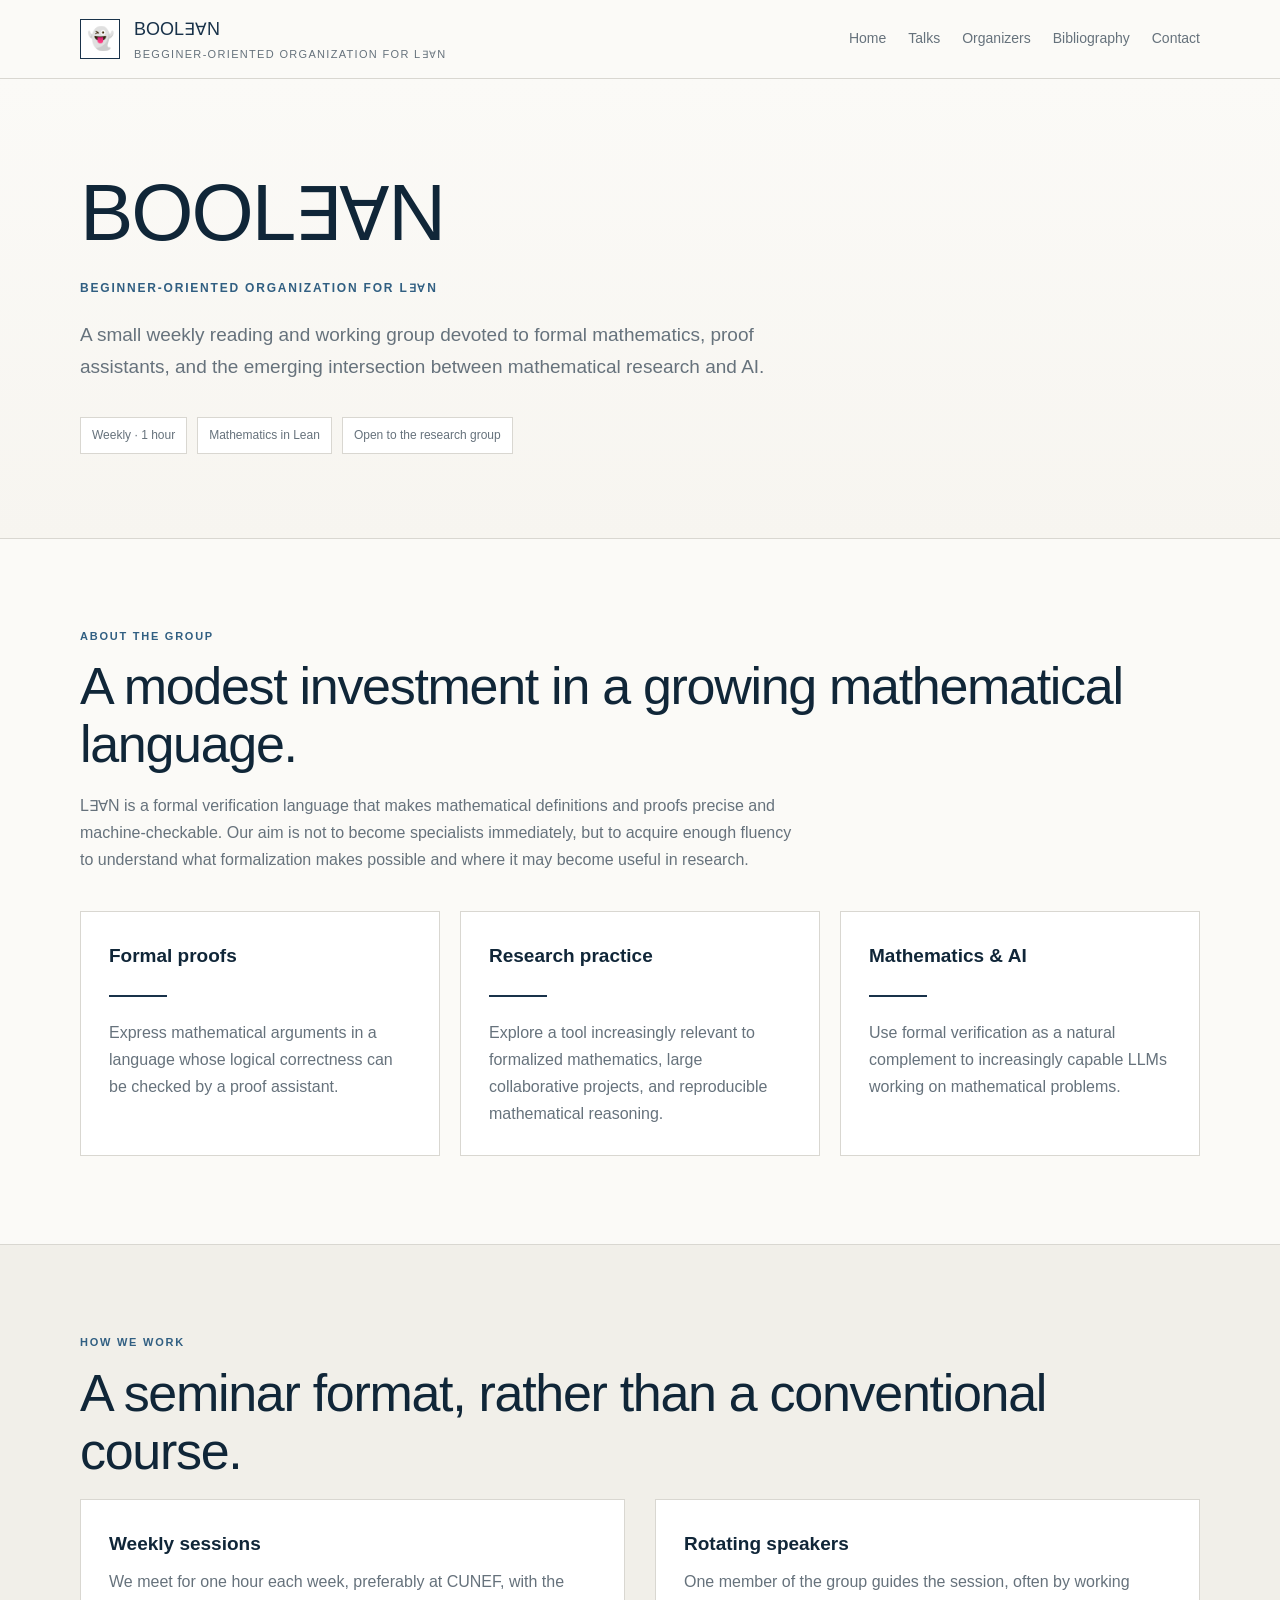
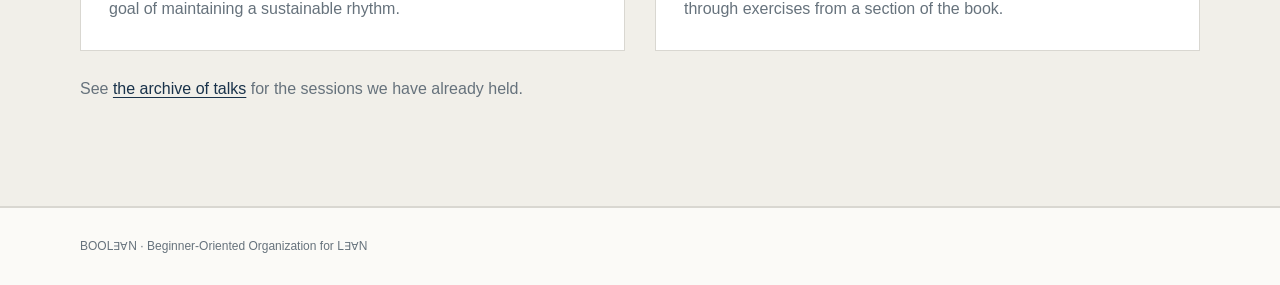
<file: index.html>
<!DOCTYPE html>
<html lang="en">
<head>
  <meta charset="UTF-8" />
  <meta name="viewport" content="width=device-width, initial-scale=1.0" />
  <meta name="description" content="BOOLEAN — Beginner-Oriented Organization for LEAN." />
  <title>BOOL∃∀N</title>
  <link rel="stylesheet" href="styles.css" />
  <link rel="icon" href="favicon.ico" type="image/x-icon">

</head>
<body>
<header class="topbar"><div class="container nav">
  <a class="brand" href="index.html"><span class="brand-mark">👻</span><span class="brand-copy"><span class="brand-title">BOOL<span class="math-symbol">∃</span><span class="math-symbol">∀</span>N</span><span class="brand-sub">Begginer-Oriented Organization for L<span class="math-symbol">∃</span><span class="math-symbol">∀</span>N</span></span></a>
  <nav class="nav-links" aria-label="Main navigation">
    <a href="index.html">Home</a><a href="talks.html">Talks</a><a href="organizers.html">Organizers</a><a href="bibliography.html">Bibliography</a><a href="contact.html">Contact</a>
  </nav>
</div></header>

<main>
<section class="hero"><div class="container">
  <h1>BOOL<span class="math-symbol">∃</span><span class="math-symbol">∀</span>N</h1>
  <div class="eyebrow">Beginner-Oriented Organization for L<span class="math-symbol">∃</span><span class="math-symbol">∀</span>N</div>
  <p class="lead">A small weekly reading and working group devoted to formal mathematics, proof assistants, and the emerging intersection between mathematical research and AI.</p>
  <div class="hero-meta"><span class="pill">Weekly · 1 hour</span><span class="pill">Mathematics in Lean</span><span class="pill">Open to the research group</span></div>
</div></section>

<section class="section"><div class="container">
  <div class="section-label">About the group</div><h2>A modest investment in a growing mathematical language.</h2>
  <p class="section-intro">L<span class="math-symbol">∃</span><span class="math-symbol">∀</span>N is a formal verification language that makes mathematical definitions and proofs precise and machine-checkable. Our aim is not to become specialists immediately, but to acquire enough fluency to understand what formalization makes possible and where it may become useful in research.</p>
  <div class="grid-3">
    <article class="card"><h3>Formal proofs</h3><div class="rule"></div><p>Express mathematical arguments in a language whose logical correctness can be checked by a proof assistant.</p></article>
    <article class="card"><h3>Research practice</h3><div class="rule"></div><p>Explore a tool increasingly relevant to formalized mathematics, large collaborative projects, and reproducible mathematical reasoning.</p></article>
    <article class="card"><h3>Mathematics &amp; AI</h3><div class="rule"></div><p>Use formal verification as a natural complement to increasingly capable LLMs working on mathematical problems.</p></article>
  </div>
</div></section>

<section class="section alt"><div class="container">
  <div class="section-label">How we work</div><h2>A seminar format, rather than a conventional course.</h2>
  <div class="grid-2">
    <article class="card"><h3>Weekly sessions</h3><p>We meet for one hour each week, preferably at CUNEF, with the goal of maintaining a sustainable rhythm.</p></article>
    <article class="card"><h3>Rotating speakers</h3><p>One member of the group guides the session, often by working through exercises from a section of the book.</p></article>
  </div>
  <p style="margin-top:24px;color:var(--muted)">See <a class="link" href="talks.html">the archive of talks</a> for the sessions we have already held.</p>
</div></section>

</main>
<footer><div class="container footer-row"><span>BOOL<span class="math-symbol">∃</span><span class="math-symbol">∀</span>N · Beginner-Oriented Organization for L<span class="math-symbol">∃</span><span class="math-symbol">∀</span>N</span></div></footer>
</body></html>
</file>
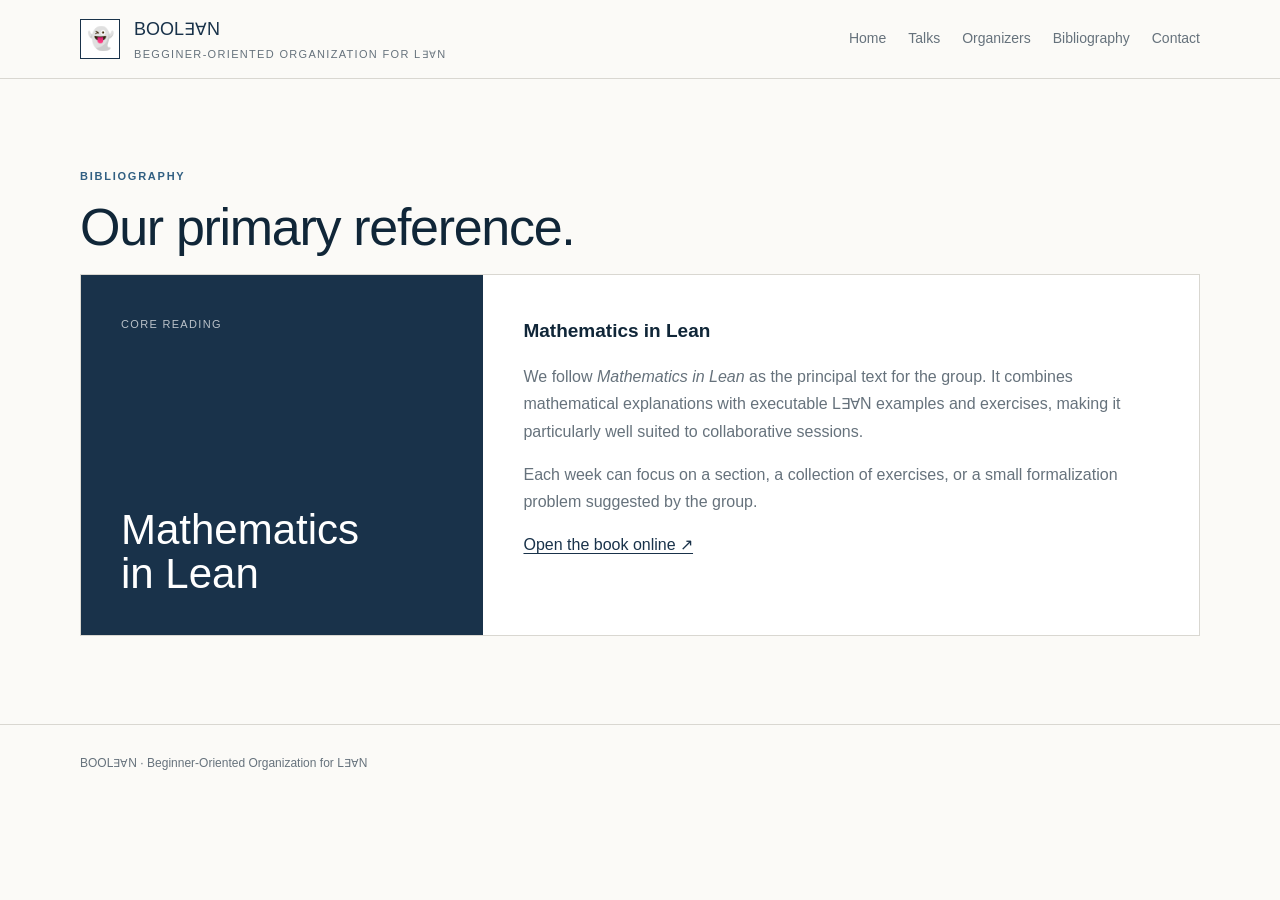
<file: bibliography.html>
<!DOCTYPE html>
<html lang="en">
<head>
  <meta charset="UTF-8" />
  <meta name="viewport" content="width=device-width, initial-scale=1.0" />
  <meta name="description" content="BOOL∃∀N — Beginner-Oriented Organization for L∃∀N." />
  <title>BOOL∃∀N</title>
  <link rel="stylesheet" href="styles.css" />
  <link rel="icon" href="favicon.ico" type="image/x-icon">

</head>
<body>
<header class="topbar"><div class="container nav">
  <a class="brand" href="index.html"><span class="brand-mark">👻</span><span class="brand-copy"><span class="brand-title">BOOL<span class="math-symbol">∃</span><span class="math-symbol">∀</span>N</span><span class="brand-sub">Begginer-Oriented Organization for L<span class="math-symbol">∃</span><span class="math-symbol">∀</span>N</span></span></a>
  <nav class="nav-links" aria-label="Main navigation">
    <a href="index.html">Home</a><a href="talks.html">Talks</a><a href="organizers.html">Organizers</a><a href="bibliography.html">Bibliography</a><a href="contact.html">Contact</a>
  </nav>
</div></header>


<section class="section" id="bibliography"><div class="container">
  <div class="section-label">Bibliography</div><h2>Our primary reference.</h2>
  <div class="book-box">
    <div class="book-cover">
      <small>Core reading</small>
      <strong>Mathematics<br>in Lean</strong>
    </div>
    <div class="book-copy"><h3>Mathematics in Lean</h3><p>We follow <em>Mathematics in Lean</em> as the principal text for the group. It combines mathematical explanations with executable L<span class="math-symbol">∃</span><span class="math-symbol">∀</span>N examples and exercises, making it particularly well suited to collaborative sessions.</p><p>Each week can focus on a section, a collection of exercises, or a small formalization problem suggested by the group.</p><p><a class="link" href="https://Leanprover-community.github.io/mathematics_in_lean/" target="_blank" rel="noopener">Open the book online ↗</a></p></div>
  </div>
</div></section>
<footer><div class="container footer-row"><span>BOOL<span class="math-symbol">∃</span><span class="math-symbol">∀</span>N · Beginner-Oriented Organization for L<span class="math-symbol">∃</span><span class="math-symbol">∀</span>N</span></div></footer>
</body></html>
</file>
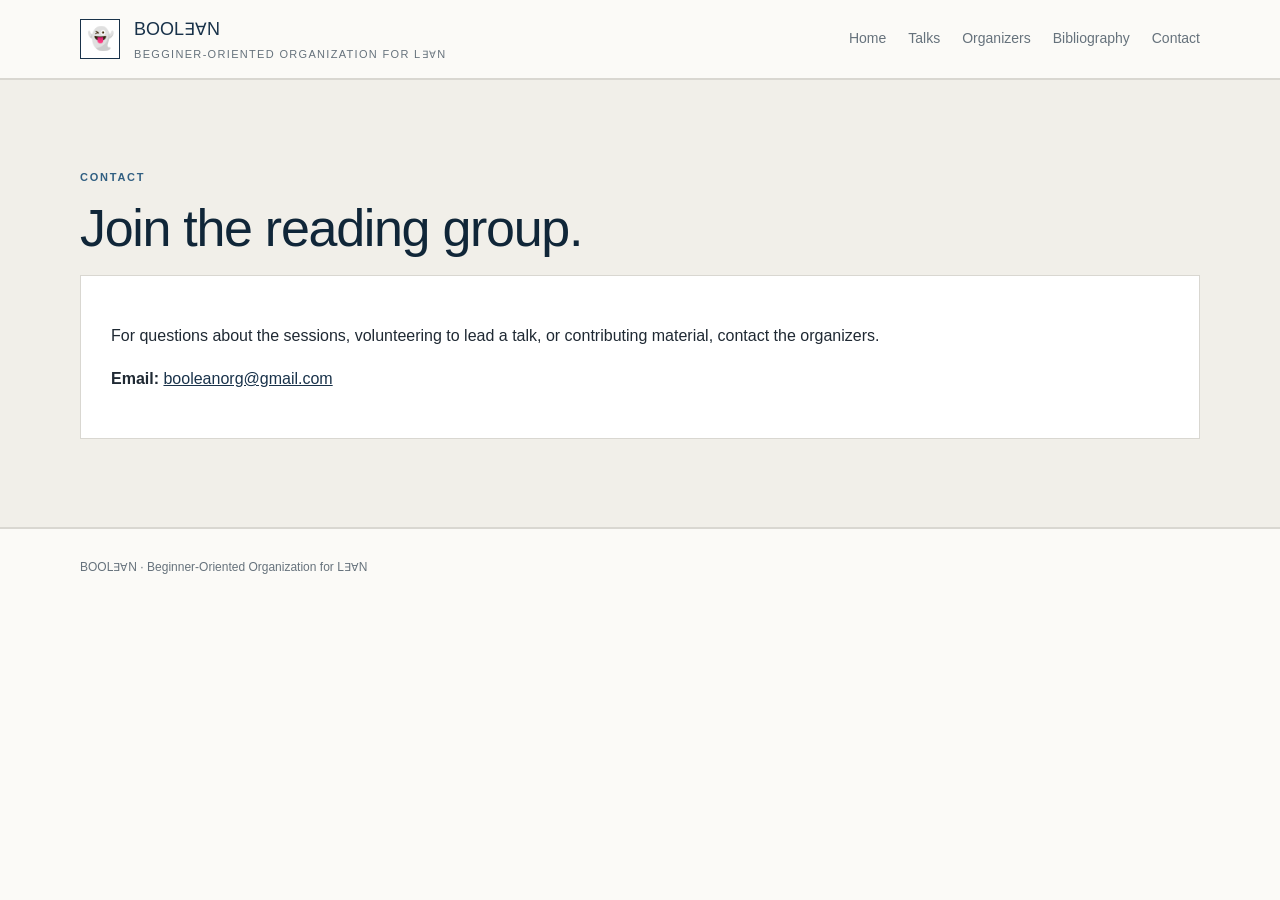
<file: contact.html>
<!DOCTYPE html>
<html lang="en">
<head>
  <meta charset="UTF-8" />
  <meta name="viewport" content="width=device-width, initial-scale=1.0" />
  <meta name="description" content="BOOL∃∀N — Beginner-Oriented Organization for L∃∀N." />
  <title>BOOL∃∀N</title>
  <link rel="stylesheet" href="styles.css" />
  <link rel="icon" href="favicon.ico" type="image/x-icon">

</head>
<body>
<header class="topbar"><div class="container nav">
  <a class="brand" href="index.html"><span class="brand-mark">👻</span><span class="brand-copy"><span class="brand-title">BOOL<span class="math-symbol">∃</span><span class="math-symbol">∀</span>N</span><span class="brand-sub">Begginer-Oriented Organization for L<span class="math-symbol">∃</span><span class="math-symbol">∀</span>N</span></span></a>
  <nav class="nav-links" aria-label="Main navigation">
    <a href="index.html">Home</a><a href="talks.html">Talks</a><a href="organizers.html">Organizers</a><a href="bibliography.html">Bibliography</a><a href="contact.html">Contact</a>
  </nav>
</div></header>

<section class="section alt" id="contact"><div class="container">
  <div class="section-label">Contact</div><h2>Join the reading group.</h2>
  <div class="contact-box"><p>For questions about the sessions, volunteering to lead a talk, or contributing material, contact the organizers.</p><p><strong>Email:</strong> <a href="mailto:booleanorg@gmail.com">booleanorg@gmail.com</a></p></div>
</div></section>


</main>
<footer><div class="container footer-row"><span>BOOL<span class="math-symbol">∃</span><span class="math-symbol">∀</span>N · Beginner-Oriented Organization for L<span class="math-symbol">∃</span><span class="math-symbol">∀</span>N</span></div></footer>
</body></html>
</file>
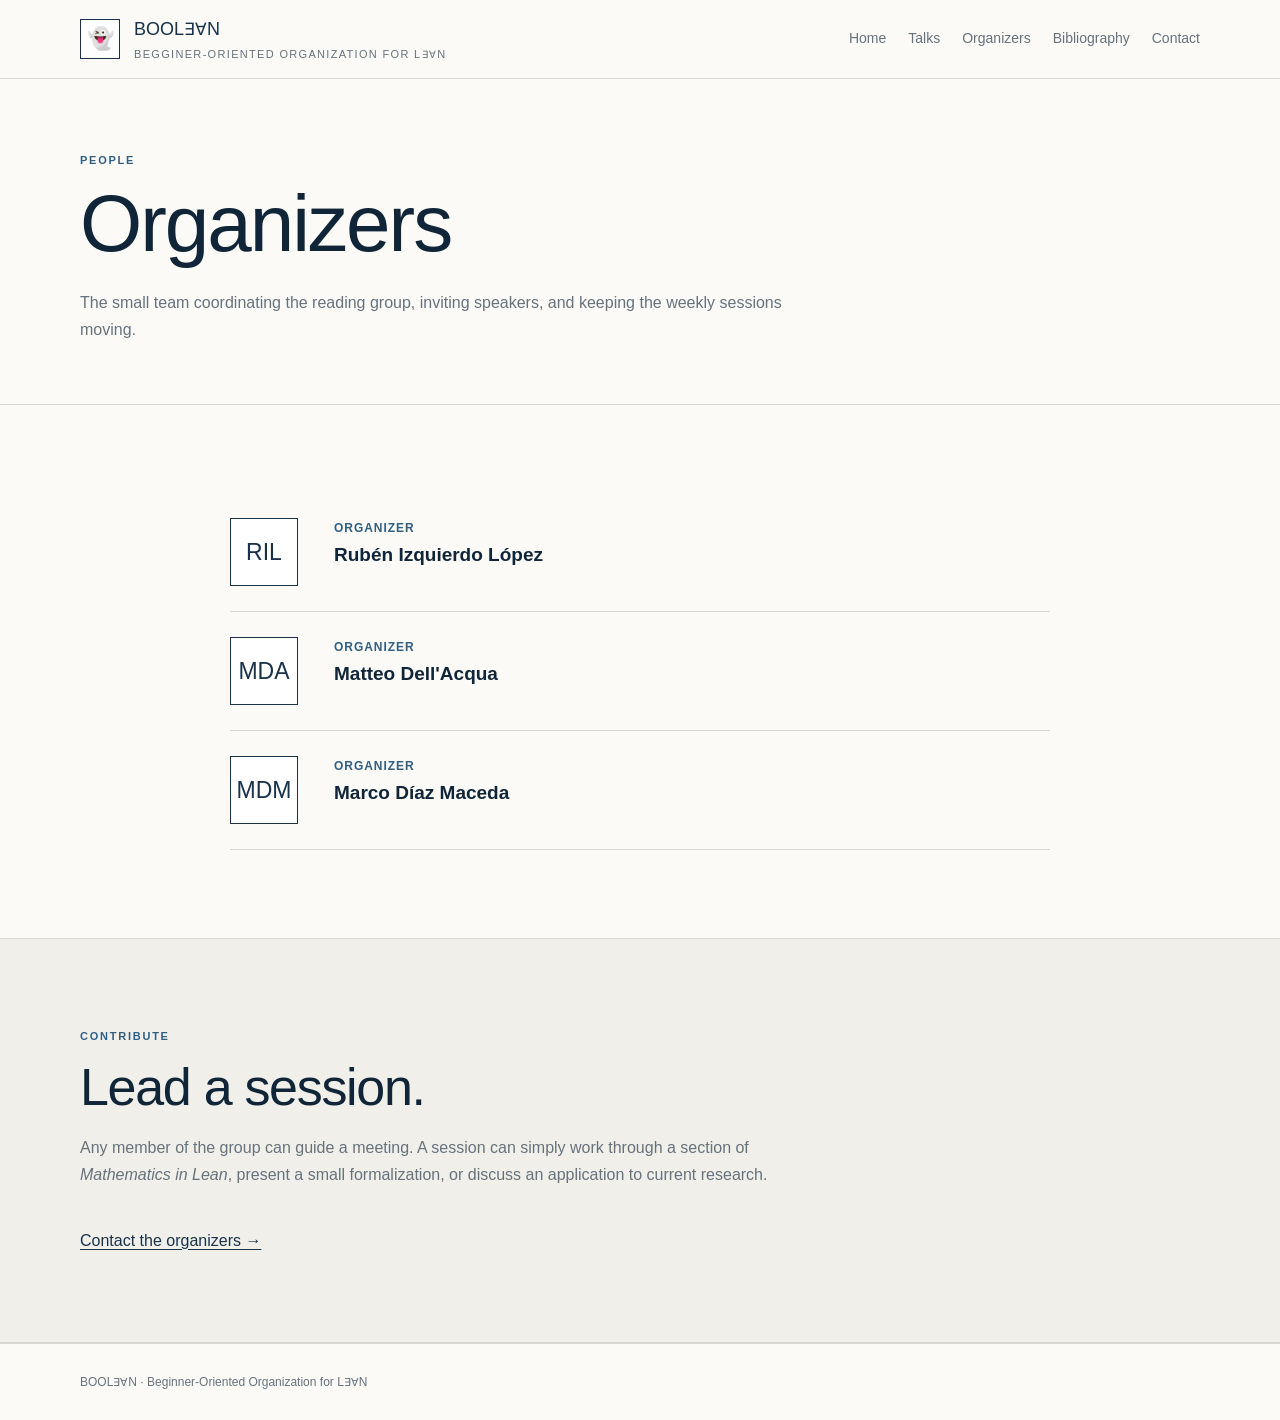
<file: organizers.html>
<!DOCTYPE html>
<html lang="en">
<head>
  <meta charset="UTF-8" />
  <meta name="viewport" content="width=device-width, initial-scale=1.0" />
  <meta name="description" content="BOOL∃∀N — Beginner-Oriented Organization for L∃∀N." />
  <title>BOOL∃∀N</title>
  <link rel="stylesheet" href="styles.css" />
  <link rel="icon" href="favicon.ico" type="image/x-icon">

</head>
<body>
<header class="topbar"><div class="container nav">
  <a class="brand" href="index.html"><span class="brand-mark">👻</span><span class="brand-copy"><span class="brand-title">BOOL<span class="math-symbol">∃</span><span class="math-symbol">∀</span>N</span><span class="brand-sub">Begginer-Oriented Organization for L<span class="math-symbol">∃</span><span class="math-symbol">∀</span>N</span></span></a>
  <nav class="nav-links" aria-label="Main navigation">
    <a href="index.html">Home</a><a href="talks.html">Talks</a><a href="organizers.html">Organizers</a><a href="bibliography.html">Bibliography</a><a href="contact.html">Contact</a>
  </nav>
</div></header>

<main>
<section class="page-header"><div class="container"><div class="section-label">People</div><h1>Organizers</h1><p>The small team coordinating the reading group, inviting speakers, and keeping the weekly sessions moving.</p></div></section>
<section class="section"><div class="container" style="max-width:820px">
  <article class="organizer"><div class="initials">RIL</div><div><div class="role">Organizer</div><h3>Rubén Izquierdo López</h3></div></article>
  <article class="organizer"><div class="initials">MDA</div><div><div class="role">Organizer</div><h3>Matteo Dell'Acqua</h3></div></article>
  <article class="organizer"><div class="initials">MDM</div><div><div class="role">Organizer</div><h3>Marco Díaz Maceda</h3></div></article>
</div></section>
<section class="section alt"><div class="container"><div class="section-label">Contribute</div><h2>Lead a session.</h2><p class="section-intro">Any member of the group can guide a meeting. A session can simply work through a section of <em>Mathematics in Lean</em>, present a small formalization, or discuss an application to current research.</p><a class="link" href="contact.html">Contact the organizers →</a></div></section>
</main>
<footer><div class="container footer-row"><span>BOOL<span class="math-symbol">∃</span><span class="math-symbol">∀</span>N · Beginner-Oriented Organization for L<span class="math-symbol">∃</span><span class="math-symbol">∀</span>N</span></div></footer>
</body></html>
</file>
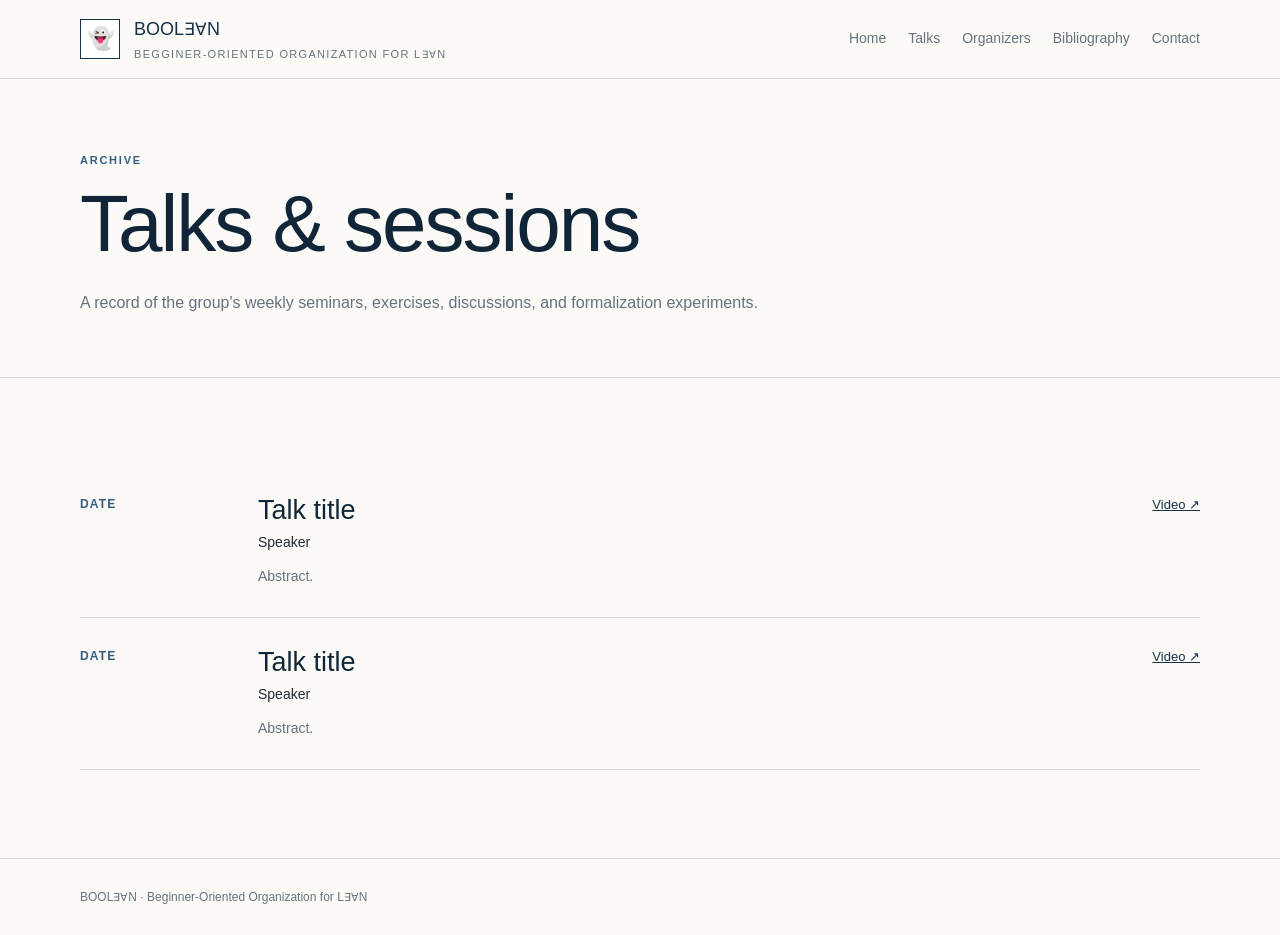
<file: talks.html>
<!DOCTYPE html>
<html lang="en">
<head>
  <meta charset="UTF-8" />
  <meta name="viewport" content="width=device-width, initial-scale=1.0" />
  <meta name="description" content="BOOL∃∀N — Beginner-Oriented Organization for L∃∀N." />
  <title>BOOL∃∀N</title>
  <link rel="stylesheet" href="styles.css" />
  <link rel="icon" href="favicon.ico" type="image/x-icon">

</head>
<body>
<header class="topbar"><div class="container nav">
  <a class="brand" href="index.html"><span class="brand-mark">👻</span><span class="brand-copy"><span class="brand-title">BOOL<span class="math-symbol">∃</span><span class="math-symbol">∀</span>N</span><span class="brand-sub">Begginer-Oriented Organization for L<span class="math-symbol">∃</span><span class="math-symbol">∀</span>N</span></span></a>
  <nav class="nav-links" aria-label="Main navigation">
    <a href="index.html">Home</a><a href="talks.html">Talks</a><a href="organizers.html">Organizers</a><a href="bibliography.html">Bibliography</a><a href="contact.html">Contact</a>
  </nav>
</div></header>


<main>
<section class="page-header"><div class="container"><div class="section-label">Archive</div><h1>Talks &amp; sessions</h1><p>A record of the group's weekly seminars, exercises, discussions, and formalization experiments.</p></div></section>
<section class="section"><div class="container" id="talk-list">
  <article class="talk"><div class="talk-date">Date</div><div><div class="talk-title">Talk title</div><div class="talk-speaker">Speaker</div><div class="talk-abstract">Abstract.</div></div><a class="talk-action" href="#">Video ↗</a></article>
  <article class="talk"><div class="talk-date">Date</div><div><div class="talk-title">Talk title</div><div class="talk-speaker">Speaker</div><div class="talk-abstract">Abstract.</div></div><a class="talk-action" href="#">Video ↗</a></article>
</div></section>
<footer><div class="container footer-row"><span>BOOL<span class="math-symbol">∃</span><span class="math-symbol">∀</span>N · Beginner-Oriented Organization for L<span class="math-symbol">∃</span><span class="math-symbol">∀</span>N</span></div></footer>

</body></html>
</file>
<file: styles.css>
:root {
  --navy: #19324a;
  --navy-deep: #102638;
  --blue: #315f82;
  --paper: #fbfaf7;
  --paper-dark: #f1efe9;
  --text: #1f2933;
  --muted: #66727c;
  --line: #d9d7d1;
  --white: #ffffff;

  --max: 1120px;

  --serif: Inter, -apple-system, BlinkMacSystemFont, 'Segoe UI', sans-serif;
  --sans: Inter, -apple-system, BlinkMacSystemFont, 'Segoe UI', sans-serif;
}

* { box-sizing: border-box; }
html { scroll-behavior: smooth; }
body {
  margin: 0;
  background: var(--paper);
  color: var(--text);
  font-family: var(--sans);
  line-height: 1.7;
}
a { color: inherit; }
.container { width: min(100% - 40px, var(--max)); margin: auto; }

.topbar {
  border-bottom: 1px solid var(--line);
  background: rgba(251,250,247,.96);
}
.nav {
  min-height: 78px;
  display: flex;
  align-items: center;
  justify-content: space-between;
  gap: 24px;
}
.brand { text-decoration: none; display: flex; gap: 14px; align-items: center; 
  transition: transform 0.25s ease;}
.brand-mark {
  width: 40px;
  height: 40px;
  border: 1px solid var(--navy);
  display: grid;
  place-items: center;
  font-family: var(--serif);
  font-size: 22px;
  color: var(--navy);
  background: var(--white);
}

.brand:hover {
  transform: scale(1.01);
}

.brand-copy { display: grid; gap: 1px; }
.brand-title { font-family: var(--serif); font-size: 18px; color: var(--navy); }
.brand-sub { font-size: 11px; text-transform: uppercase; letter-spacing: .12em; color: var(--muted); }
.nav-links { display: flex; gap: 22px; font-size: 14px; }
.nav-links a { text-decoration: none; color: var(--muted); padding: 8px 0; border-bottom: 1px solid transparent; }
.nav-links a:hover, .nav-links a.active { color: var(--navy); border-bottom-color: var(--navy); }

.hero {
  padding: 92px 0 84px;
  border-bottom: 1px solid var(--line);
  background: linear-gradient(180deg, #fbfaf7 0%, #f7f5f0 100%);
}
.eyebrow { color: var(--blue); font-size: 12px; text-transform: uppercase; letter-spacing: .15em; font-weight: 700; margin-bottom: 20px; }
h1, h2, h3 { color: var(--navy-deep); }
h1, h2 { font-family: var(--serif); font-weight: 400; letter-spacing: -.025em; }
h1 { font-size: clamp(48px, 7vw, 80px); line-height: 1.04; max-width: 900px; margin: 0 0 24px; }
h2 { font-size: clamp(34px, 5vw, 52px); line-height: 1.12; margin: 0 0 18px; }
h3 { margin: 0 0 8px; font-size: 19px; }
.lead { font-size: 19px; color: var(--muted); max-width: 760px; }
.hero-meta { margin-top: 34px; display: flex; gap: 10px; flex-wrap: wrap; }
.pill { border: 1px solid var(--line); padding: 7px 11px; font-size: 12px; color: var(--muted); background: var(--white); }

.section { padding: 88px 0; }
.section.alt { background: var(--paper-dark); border-top: 1px solid var(--line); border-bottom: 1px solid var(--line); }
.section-label { font-size: 11px; text-transform: uppercase; letter-spacing: .16em; color: var(--blue); font-weight: 700; margin-bottom: 12px; }
.section-intro { color: var(--muted); max-width: 720px; margin-bottom: 38px; }
.grid-2 { display: grid; grid-template-columns: 1fr 1fr; gap: 30px; }
.grid-3 { display: grid; grid-template-columns: repeat(3, 1fr); gap: 20px; }
.card { background: var(--white); border: 1px solid var(--line); padding: 28px; }
.card p { color: var(--muted); margin: 0; }
.rule { width: 58px; height: 2px; background: var(--navy); margin: 22px 0; }

.book-box { display: grid; grid-template-columns: .72fr 1.28fr; border: 1px solid var(--line); background: var(--white); }
.book-cover { padding: 40px; min-height: 360px; background: var(--navy); color: white; display: flex; flex-direction: column; justify-content: space-between; }
.book-cover small { text-transform: uppercase; letter-spacing: .12em; font-size: 11px; opacity: .7; }
.book-cover strong { font-family: var(--serif); font-size: 42px; line-height: 1.03; font-weight: 400; }
.book-cover span { font-size: 13px; opacity: .72; }
.book-copy { padding: 40px; }
.book-copy p { color: var(--muted); }
.link { color: var(--navy); text-underline-offset: 3px; }

.page-header { padding: 72px 0 45px; border-bottom: 1px solid var(--line); }
.page-header p { color: var(--muted); max-width: 720px; }

.talk { display: grid; grid-template-columns: 150px 1fr auto; gap: 28px; padding: 28px 0; border-bottom: 1px solid var(--line); align-items: start; }
.talk-date { color: var(--blue); font-size: 12px; text-transform: uppercase; letter-spacing: .1em; font-weight: 700; }
.talk-title { font-family: var(--serif); font-size: 27px; line-height: 1.2; color: var(--navy-deep); margin-bottom: 5px; }
.talk-speaker { font-size: 14px; margin-bottom: 10px; }
.talk-abstract { color: var(--muted); font-size: 14px; max-width: 760px; }
.talk-action { white-space: nowrap; font-size: 13px; color: var(--navy); }

.organizer { display: grid; grid-template-columns: 84px 1fr; gap: 20px; padding: 25px 0; border-bottom: 1px solid var(--line); }
.initials { width: 68px; height: 68px; border: 1px solid var(--navy); display: grid; place-items: center; font-family: var(--serif); font-size: 23px; color: var(--navy); background: var(--white); }
.role { color: var(--blue); font-size: 12px; text-transform: uppercase; letter-spacing: .08em; font-weight: 700; }

.form-wrap { max-width: 760px; }
form { display: grid; gap: 18px; }
label { font-size: 13px; font-weight: 700; color: var(--navy-deep); display: grid; gap: 7px; }
input, textarea {
  width: 100%; padding: 12px 13px; border: 1px solid var(--line); background: white; color: var(--text);
  font: inherit; border-radius: 0;
}
textarea { min-height: 140px; resize: vertical; }
button {
  border: 1px solid var(--navy); background: var(--navy); color: white; padding: 12px 18px;
  font: inherit; cursor: pointer; width: fit-content;
}
button:hover { background: var(--navy-deep); }
.note { font-size: 12px; color: var(--muted); }

.contact-box { border: 1px solid var(--line); background: white; padding: 30px; }
.contact-box a { color: var(--navy); }

footer { border-top: 1px solid var(--line); padding: 28px 0; font-size: 12px; color: var(--muted); }
.footer-row { display: flex; justify-content: space-between; gap: 20px; }

@media (max-width: 820px) {
  .nav { align-items: flex-start; padding: 15px 0; flex-direction: column; }
  .nav-links { flex-wrap: wrap; gap: 14px; }
  .grid-2, .grid-3, .book-box { grid-template-columns: 1fr; }
  .talk { grid-template-columns: 1fr; gap: 10px; }
  .talk-action { justify-self: start; }
  .section { padding: 68px 0; }
}

@media (max-width: 520px) {
  .container { width: min(100% - 28px, var(--max)); }
  h1 { font-size: 48px; }
  .book-cover, .book-copy { padding: 28px; }
  .footer-row { flex-direction: column; }
}

.math-symbol {
  font-size: 0.93em;
}
</file>
